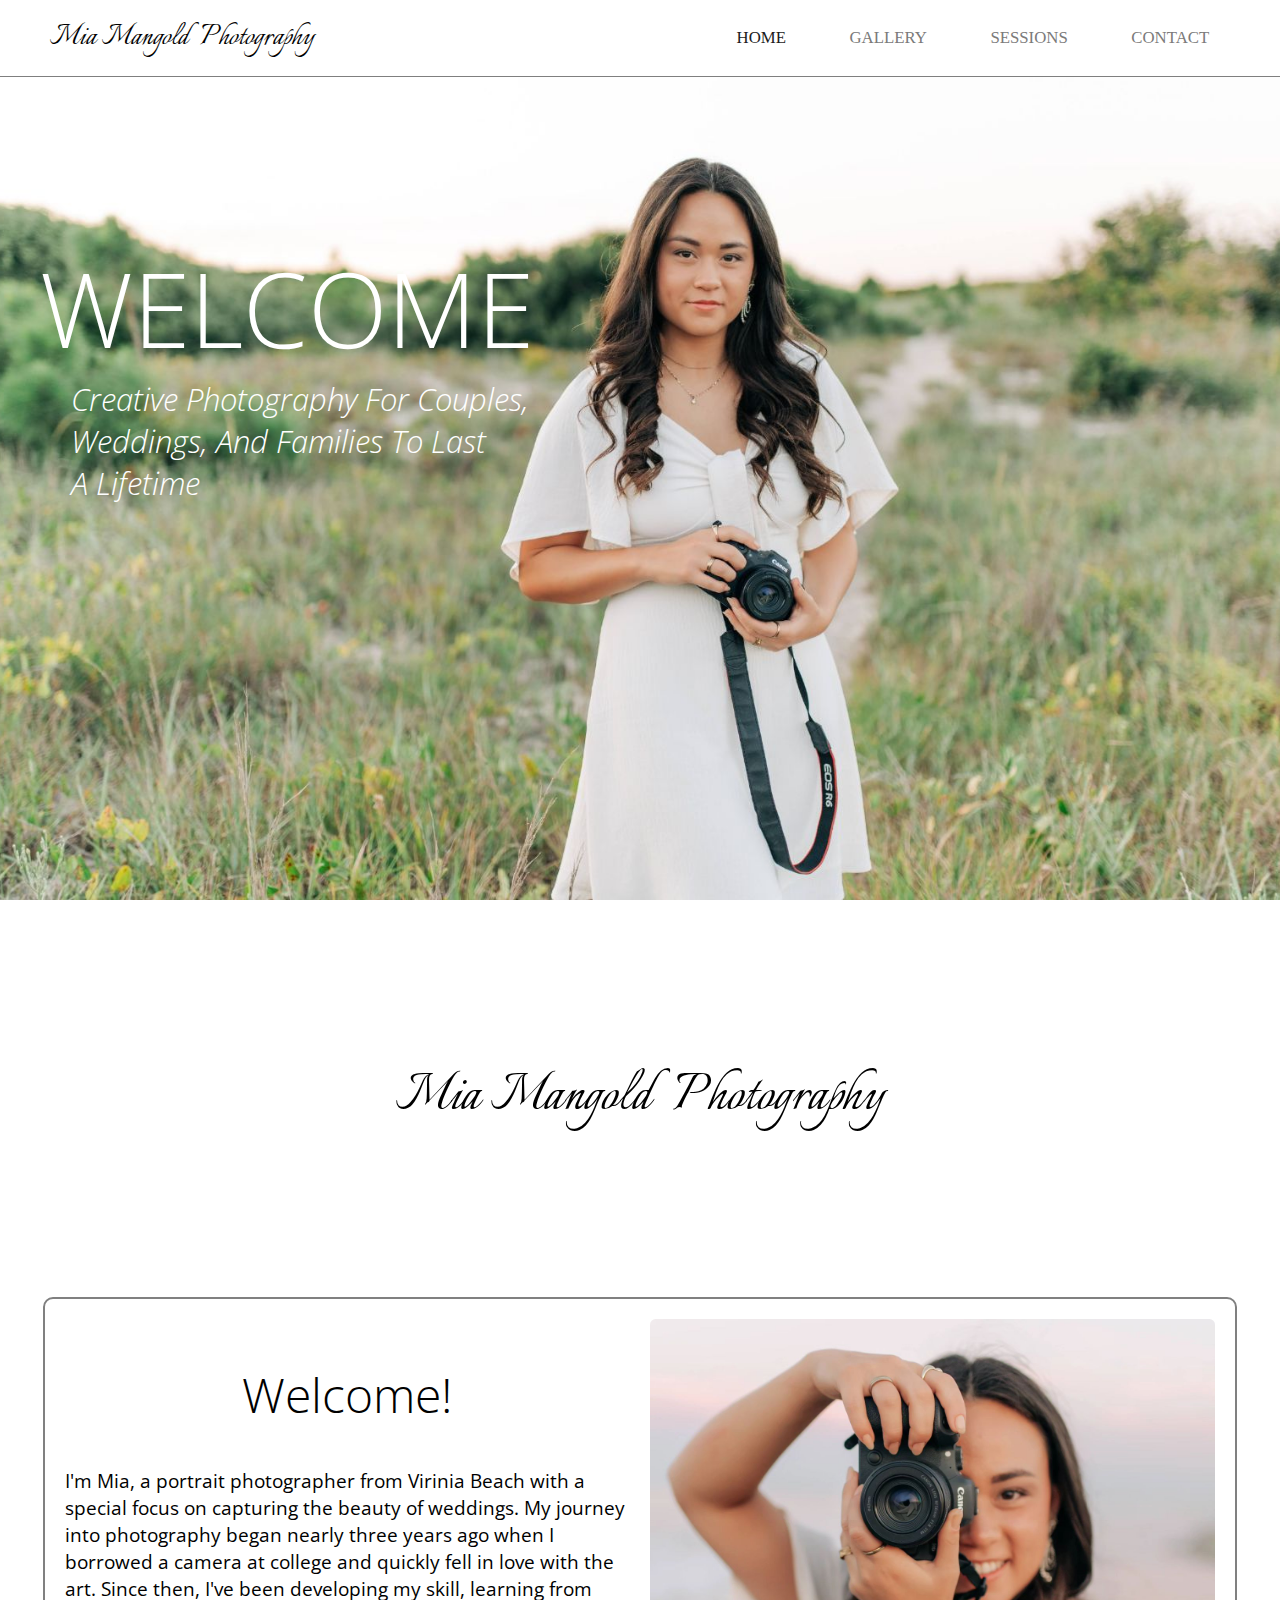
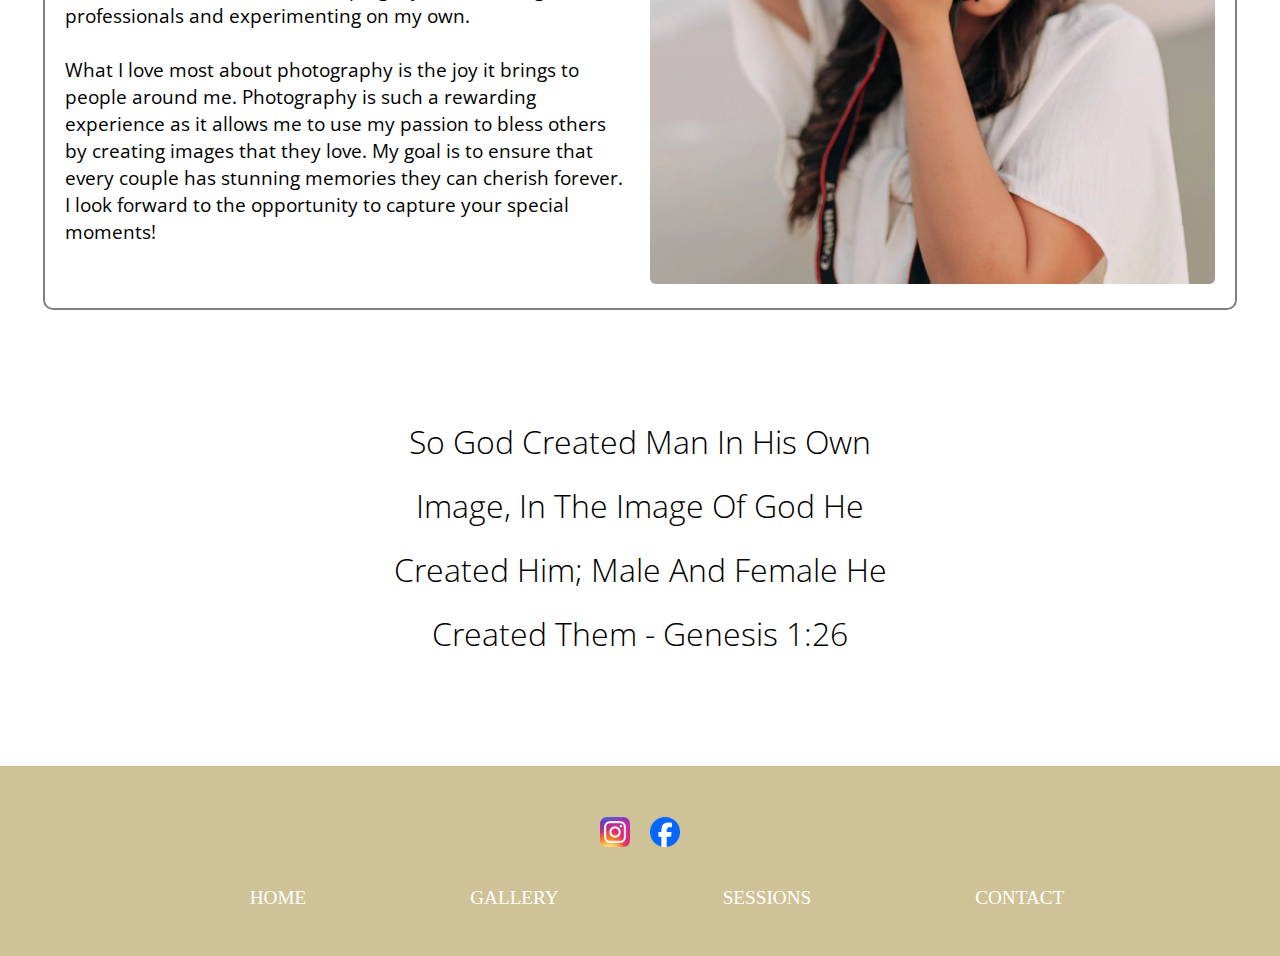
<file: index.html>
<!DOCTYPE html>

<html lang="en">
    <head>
        <meta charset="UTF-8">
        <meta name="viewport" content="width=device-width, initial-scale=1.0">
        <meta name="keywords" content="photography, portrait, gallery, sessions, Mia Fitz">

        <link href="styles/styles.css" rel="stylesheet">
        <link href="styles/index-styles.css" rel="stylesheet">

        <link rel="preconnect" href="https://fonts.googleapis.com">
        <link rel="preconnect" href="https://fonts.gstatic.com" crossorigin>
        <link href="https://fonts.googleapis.com/css2?family=Open+Sans:ital,wght@0,300..800;1,300..800&display=swap" rel="stylesheet">

        <link rel="preconnect" href="https://fonts.googleapis.com">
        <link rel="preconnect" href="https://fonts.gstatic.com" crossorigin>
        <link href="https://fonts.googleapis.com/css2?family=Italianno&display=swap" rel="stylesheet">


        <title>Mia Mangold Photography</title>
    </head>
    <body>
        <div class="header-container">
            <header>
                <div class="header-logo">
                    <a href="index.html" class="logo">Mia Mangold &nbsp;Photography</a>
                </div>
                <div class="nav-container">
                    <nav class="nav">
                        <ul>
                            <li><a href="index.html" class="active">HOME</a></li>
                            <li><a href="pages/gallery.html">GALLERY</a></li>
                            <li><a href="pages/sessions.html">SESSIONS</a></li>
                            <li><a href="pages/contact.html">CONTACT</a></li>
                        </ul>
                    </nav>
                </div>
            </header>
        </div>
        <div>
            <section id="home" class="featured-image">
                <h2 class="heading">
                    <div class="main">
                        WELCOME
                    </div>
                    <div class="heading-subscript">
                        <em>&emsp;Creative photography for couples, <br>&emsp;weddings, and families
                            to last <br>&emsp;a lifetime</em>
                    </div>
                </h2>
            </section>
        </div>
        <main class="main-content">
            <div class="logo">
                <h1>Mia Mangold &nbsp;Photography</h1>
            </div>
            <div class="profile">
                <div class="profile-text">
                    <h1 class="profile-heading">Welcome! </h1>
                    <p>
                        I'm Mia, a portrait photographer from Virinia Beach with a special
                        focus on capturing the beauty of weddings.
                        My journey into photography began nearly three years ago when I borrowed a
                        camera at college and quickly fell in love with the art.
                        Since then, I've been developing my skill, learning from professionals
                        and experimenting on my own.
                    </p>
                    <p>&emsp;</p>
                    <p>
                        What I love most about photography is the joy it brings to people around me.
                        Photography is such a rewarding experience as it allows me to
                        use my passion to bless others by creating images that they love.
                        My goal is to ensure that every couple has stunning memories they can
                        cherish forever. I look forward to the opportunity
                        to capture your special moments!
                    </p>
                </div>
                <div class="profile-image">
                    <img src="images/profile/mia1.jpg" alt="Profile Pic">
                </div>
            </div>
            <div class="bible-verse-container">
                <p class="bible-verse">
                    So God created man in his own image, in the image
                    of God he created him; male and female he created them
                    - Genesis 1:26
                </p>
            </div>
        </main>
        <footer>
            <div class="box">
                <div class="social-media">
                    <div class="instagram">
                        <a href="https://www.instagram.com/miamangold_photography/" target="_blank" title="Instagram">
                            <img src="images/logos/instagram-logo.png" alt="Instagram Logo" class="instagram-logo">
                        </a>
                    </div>
                    <div class="facebook">
                        <a href="https://www.facebook.com/mia.mangold.50?_rdr" target="_blank" title="Facebook">
                            <img src="images/logos/facebook-logo.png" alt="Facebook Logo" class="facebook-logo">
                        </a>
                    </div>
                </div>
                <div class="footer-nav-container">
                    <nav class="footer-nav">
                        <ul>
                            <li><a href="pages/index.html">HOME</a></li>
                            <li><a href="pages/gallery.html">GALLERY</a></li>
                            <li><a href="pages/sessions.html" class="active">SESSIONS</a></li>
                            <li><a href="pages/contact.html">CONTACT</a></li>
                        </ul>
                    </nav>
                </div>
            </div>
        </footer>
    </body>
</html>
</file>
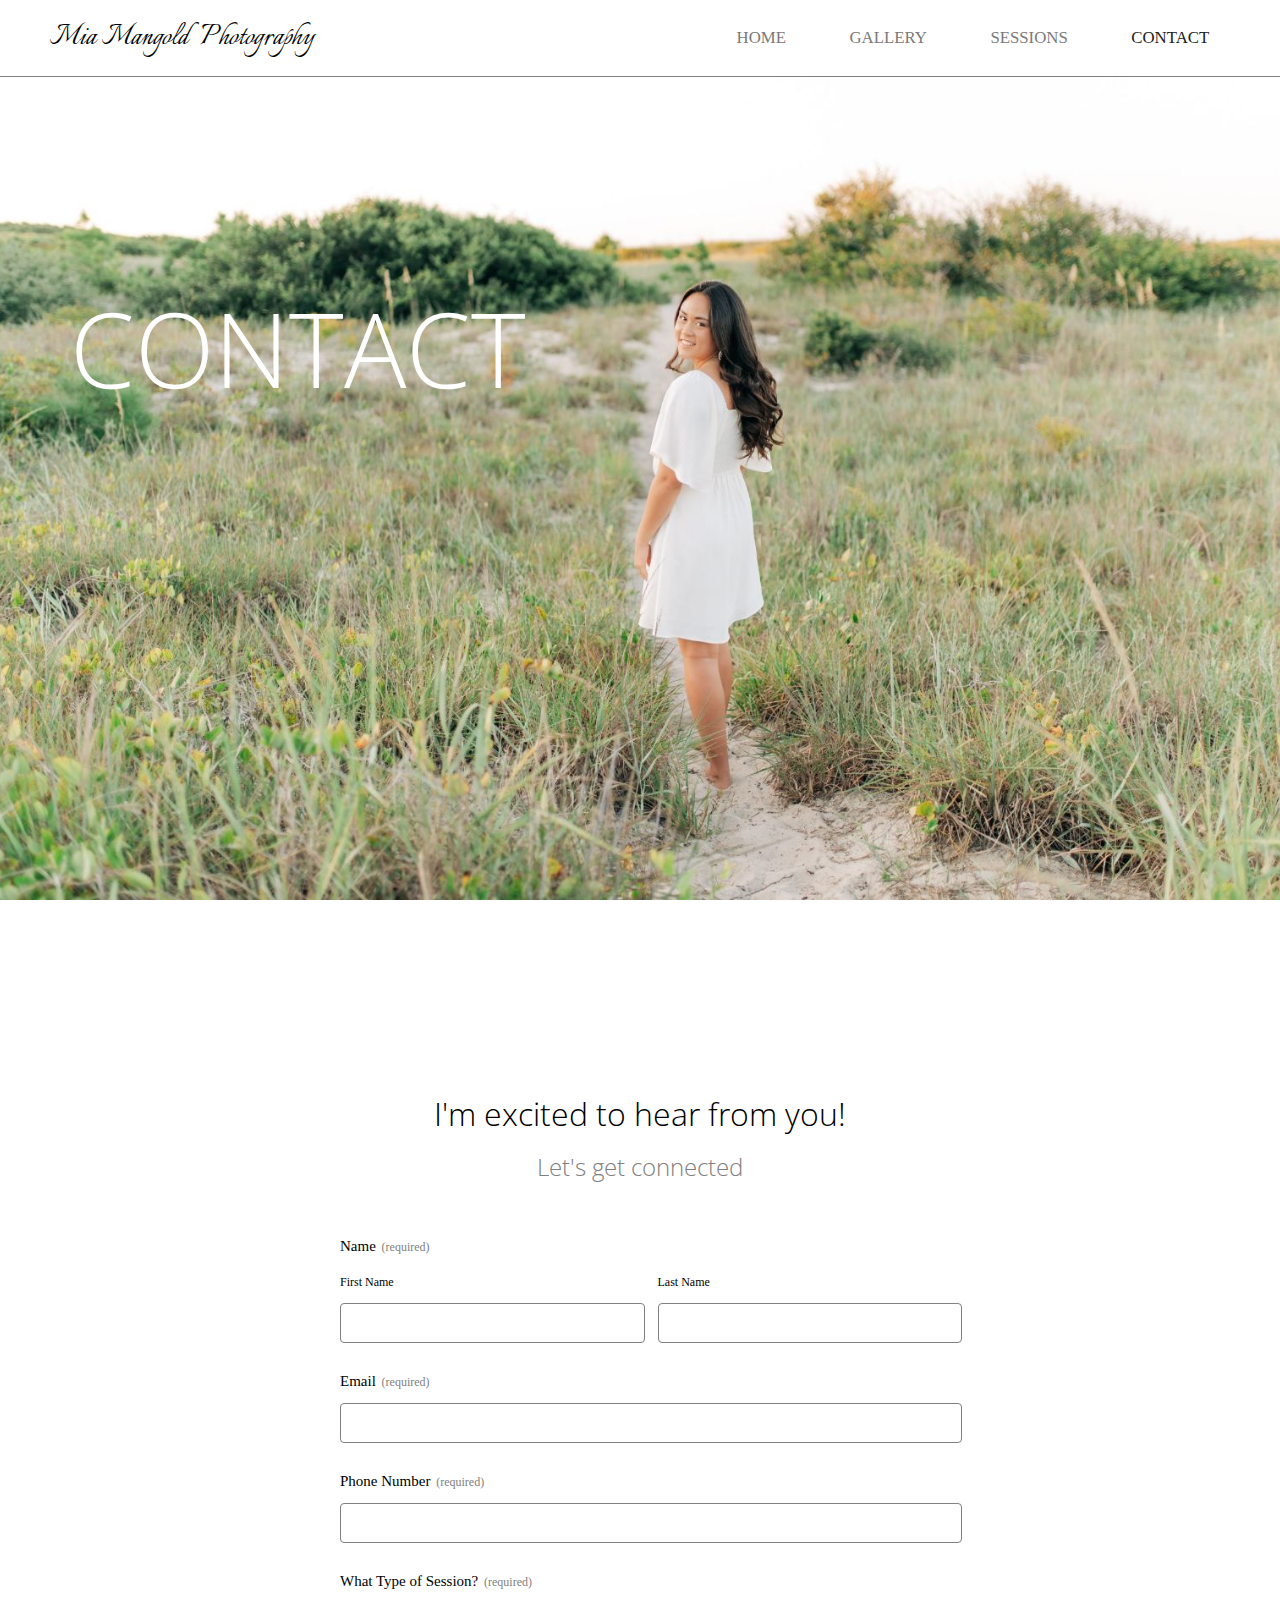
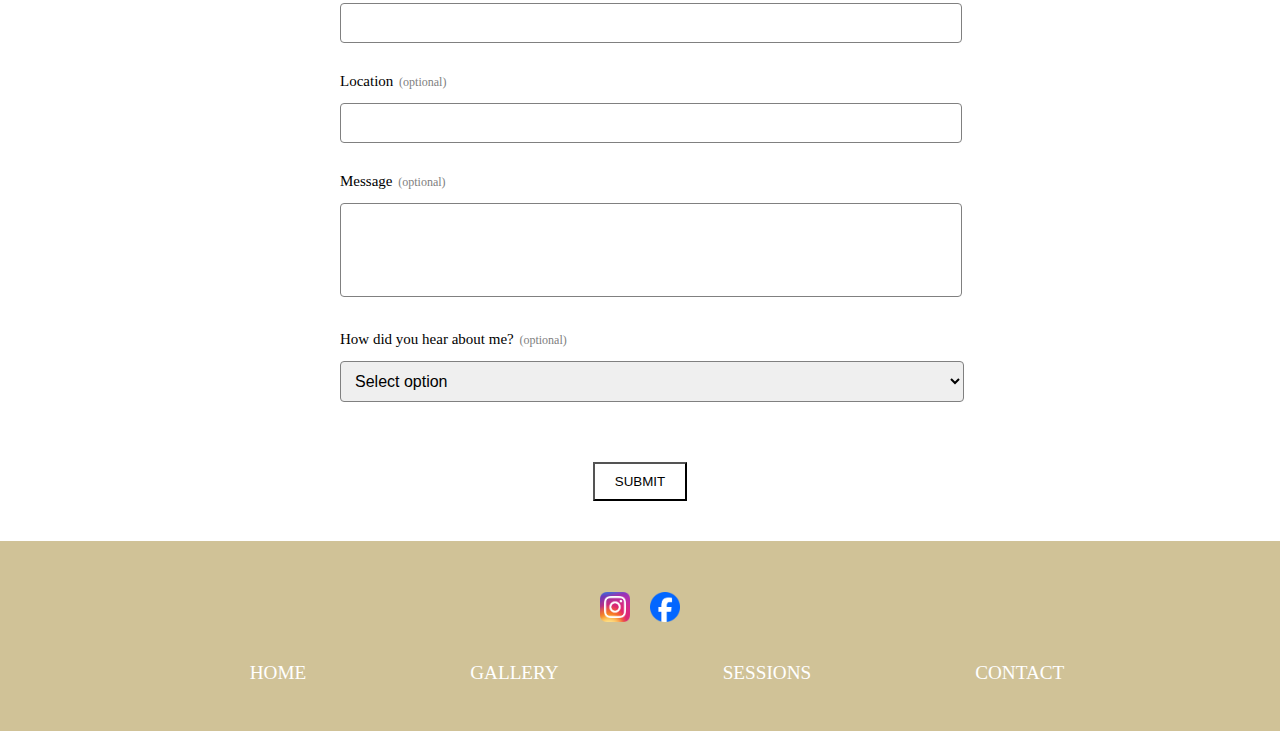
<file: pages/contact.html>
<!DOCTYPE html>

<html lang="en">
    <head>
        <meta charset="UTF-8">
        <meta name="viewport" content="width=device-width, initial-scale=1.0">
        <meta name="keywords" content="photography, portrait, gallery, sessions, Mia Fitz">

        <link href="../styles/styles.css" rel="stylesheet">
        <link href="../styles/contact-styles.css" rel="stylesheet">

        <link rel="preconnect" href="https://fonts.googleapis.com">
        <link rel="preconnect" href="https://fonts.gstatic.com" crossorigin>
        <link href="https://fonts.googleapis.com/css2?family=Open+Sans:ital,wght@0,300..800;1,300..800&display=swap" rel="stylesheet">

        <link rel="preconnect" href="https://fonts.googleapis.com">
        <link rel="preconnect" href="https://fonts.gstatic.com" crossorigin>
        <link href="https://fonts.googleapis.com/css2?family=Italianno&display=swap" rel="stylesheet">


        <title>Mia Mangold Photography - Contact</title>
    </head>
    <body>
        <div class="header-container">
            <header>
                <div class="header-logo">
                    <a href="../index.html" class="logo">Mia Mangold &nbsp;Photography</a>
                </div>
                <div class="nav-container">
                    <nav class="nav">
                        <ul>
                            <li><a href="../index.html">HOME</a></li>
                            <li><a href="../pages/gallery.html">GALLERY</a></li>
                            <li><a href="../pages/sessions.html">SESSIONS</a></li>
                            <li><a href="../pages/contact.html" class="active">CONTACT</a></li>
                        </ul>
                    </nav>
                </div>
            </header>
        </div>
        <section id="contact" class="featured-image">
            <h2 class="heading">CONTACT</h2>
        </section>

        <main>
            <div class="greeting-wrapper">
                <div class="greeting">
                    <p class="main">
                        I'm excited to hear from you!
                        <p class="connect">
                            Let's get connected
                        </p>
                    </p>
                </div>
            </div>
            <div class="form-wrapper">
                <form class="contact-info">
                    <div class="field-list">
                        <fieldset class="form-item name">
                            <legend id="name">
                                <div class="title">
                                    <span>Name</span>
                                    <span class="description-required">(required)</span>
                                </div>
                            </legend>
                            <div class="field-first-name">
                                <label class="fname">
                                    <div class="caption-text">First Name</div>
                                </label>
                                <input aria-required="true" autocomplete="given-name" name="fname" type="text">
                            </div>
                            <div class="field-last-name">
                                <label class="lname">
                                    <div class="caption-text">Last Name</div>
                                </label>
                                <input aria-required="true" autocomplete="given-name" name="lname" type="text">
                            </div>
                        </fieldset>
                        <div class="form-item email">
                            <div class="field-email">
                                <label class="email">
                                    <span class="caption-text">Email</span>
                                    <span class="description-required">(required)</span>
                                </label>
                                <input aria-required="true" autocomplete="false" name="email" type="email">
                            </div>
                        </div>
                        <div class="form-item phone">
                            <div class="field-phone">
                                <label class="phone">
                                    <span class="caption-text">Phone Number</span>
                                    <span class="description-required">(required)</span>
                                </label>
                                <input aria-required="true" autocomplete="false" name="phone" type="number">
                            </div>
                        </div>
                        <div class="form-item text">
                            <div class="session">
                                <label for="session">
                                    <span class="caption-text">What Type of Session?</span>
                                    <span class="description-required">(required)</span>
                                </label>
                                <input aria-required="false" autocomplete="false" name="session" type="text">
                            </div>
                        </div>
                        <div class="form-item text">
                            <div class="field-location">
                                <label class="location">
                                    <span class="caption-text">Location</span>
                                    <span class="description-optional">(optional)</span>
                                </label>
                                <input aria-required="false" autocomplete="false" name="message" type="text">
                            </div>
                        </div>
                        <div class="form-item text">
                            <div class="field-message">
                                <label class="message">
                                    <span class="caption-text">Message</span>
                                    <span class="description-optional">(optional)</span>
                                </label>
                                <textarea aria-required="false" name="message" rows="4" style="resize: none;"></textarea>
                            </div>
                        </div>
                        <div class="form-item-select">
                            <div class="field-select">
                                <label class="select">
                                    <span class="caption-text">How did you hear about me?</span>
                                    <span class="description-optional">(optional)</span>
                                </label>
                                <select name="found-by">
                                    <option value="Select option" disabled selected hidden> Select option</option>
                                    <option value="Family Member">Family member</option>
                                    <option value="Friend">Friend</option>
                                    <option value="Instagram">Instagram</option>
                                    <option value="Facebook">Facebook</option>
                                    <option value="Google search">Google search</option>
                                </select>
                            </div>
                        </div>
                        <div class="on-submit">
                            <p class="result"></p>
                        </div>
                        <div class="form-button-wrapper">
                            <button type="submit" class="form-submit">
                                <span class="form-submit-label">SUBMIT</span>
                            </button>
                    </div>
                </form>
            </div>
        </main>
        <footer>
            <div class="box">
                <div class="social-media">
                    <div class="instagram">
                        <a href="https://www.instagram.com/miamangold_photography/" target="_blank" title="Instagram">
                            <img src="../images/logos/instagram-logo.png" alt="Instagram Logo" class="instagram-logo">
                        </a>
                    </div>
                    <div class="facebook">
                        <a href="https://www.facebook.com/mia.mangold.50?_rdr" target="_blank" title="Facebook">
                            <img src="../images/logos/facebook-logo.png" alt="Facebook Logo" class="facebook-logo">
                        </a>
                    </div>
                </div>
                <div class="footer-nav-container">
                    <nav class="footer-nav">
                        <ul>
                            <li><a href="../index.html">HOME</a></li>
                            <li><a href="../pages/gallery.html">GALLERY</a></li>
                            <li><a href="../pages/sessions.html" class="active">SESSIONS</a></li>
                            <li><a href="../pages/contact.html">CONTACT</a></li>
                        </ul>
                    </nav>
                </div>
            </div>
        </footer>
        <script src="../scripts/contact.js"></script>
    </body>
</html>
</file>
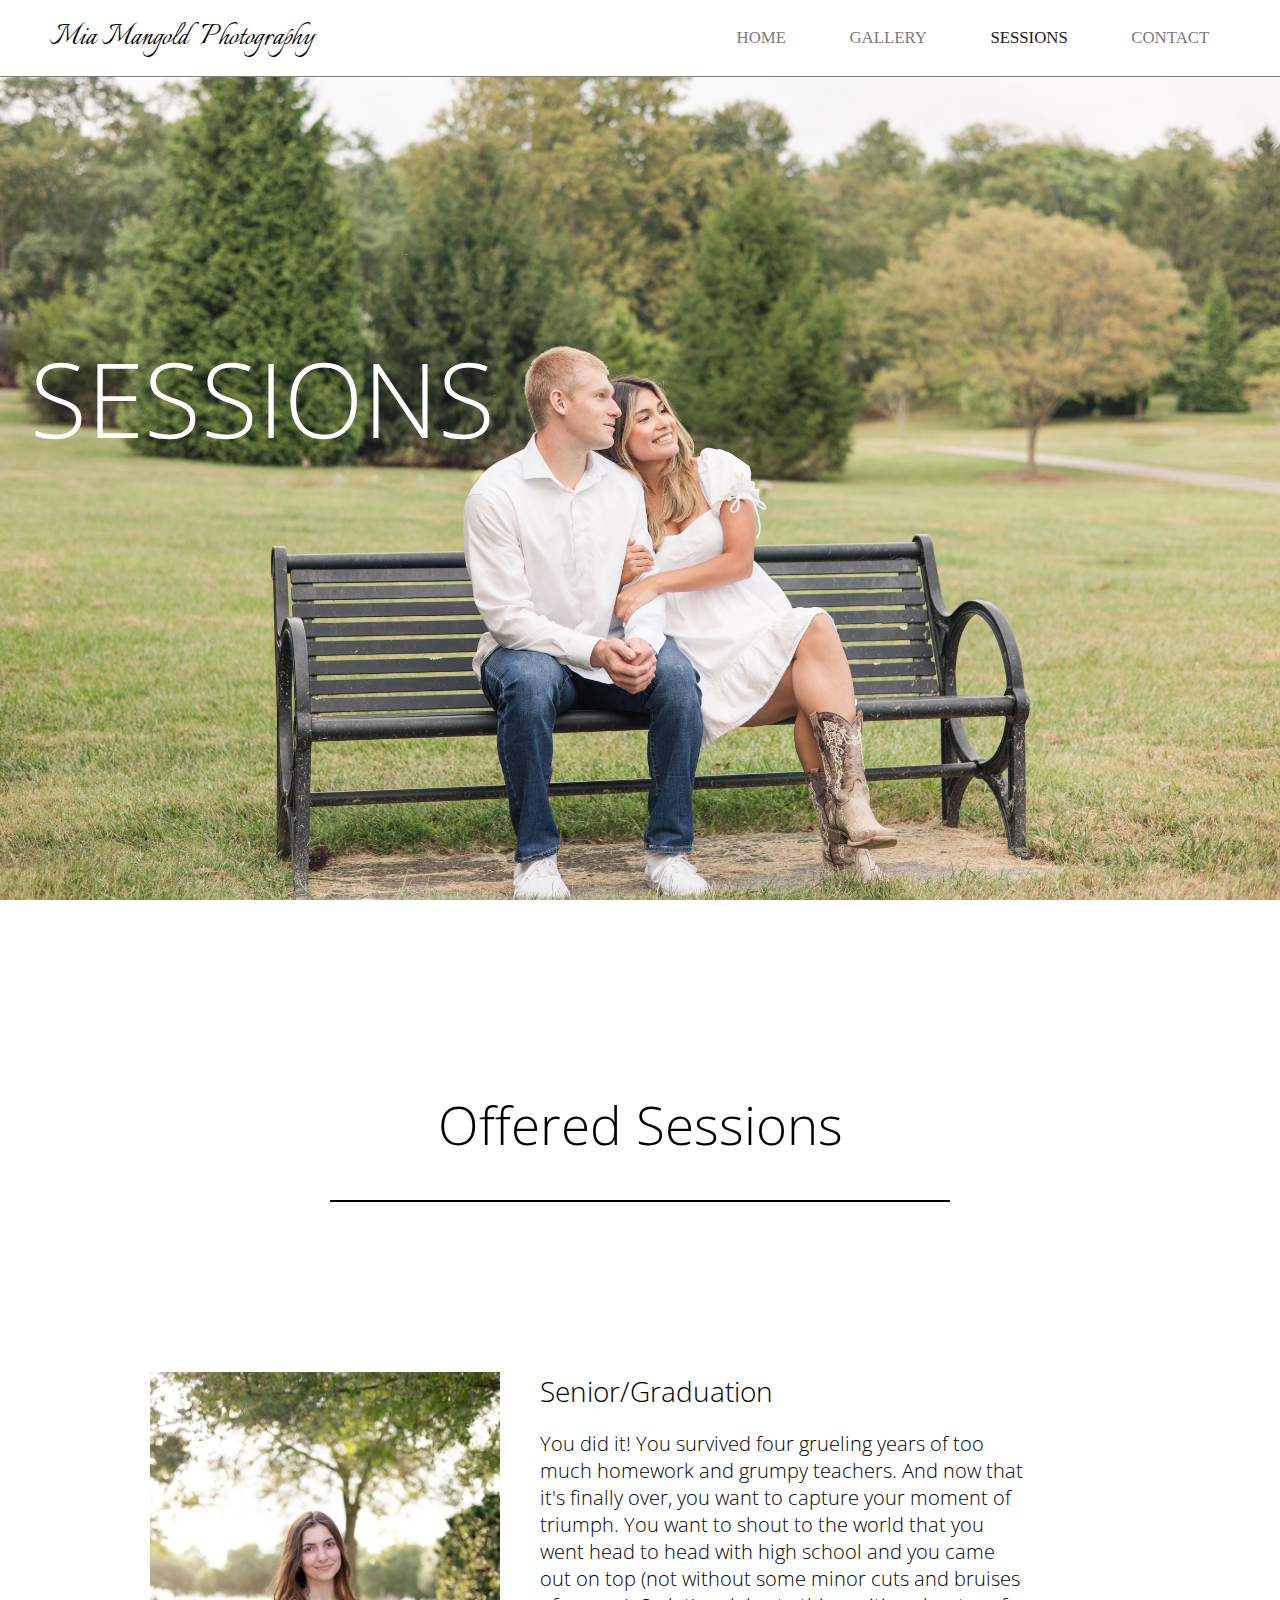
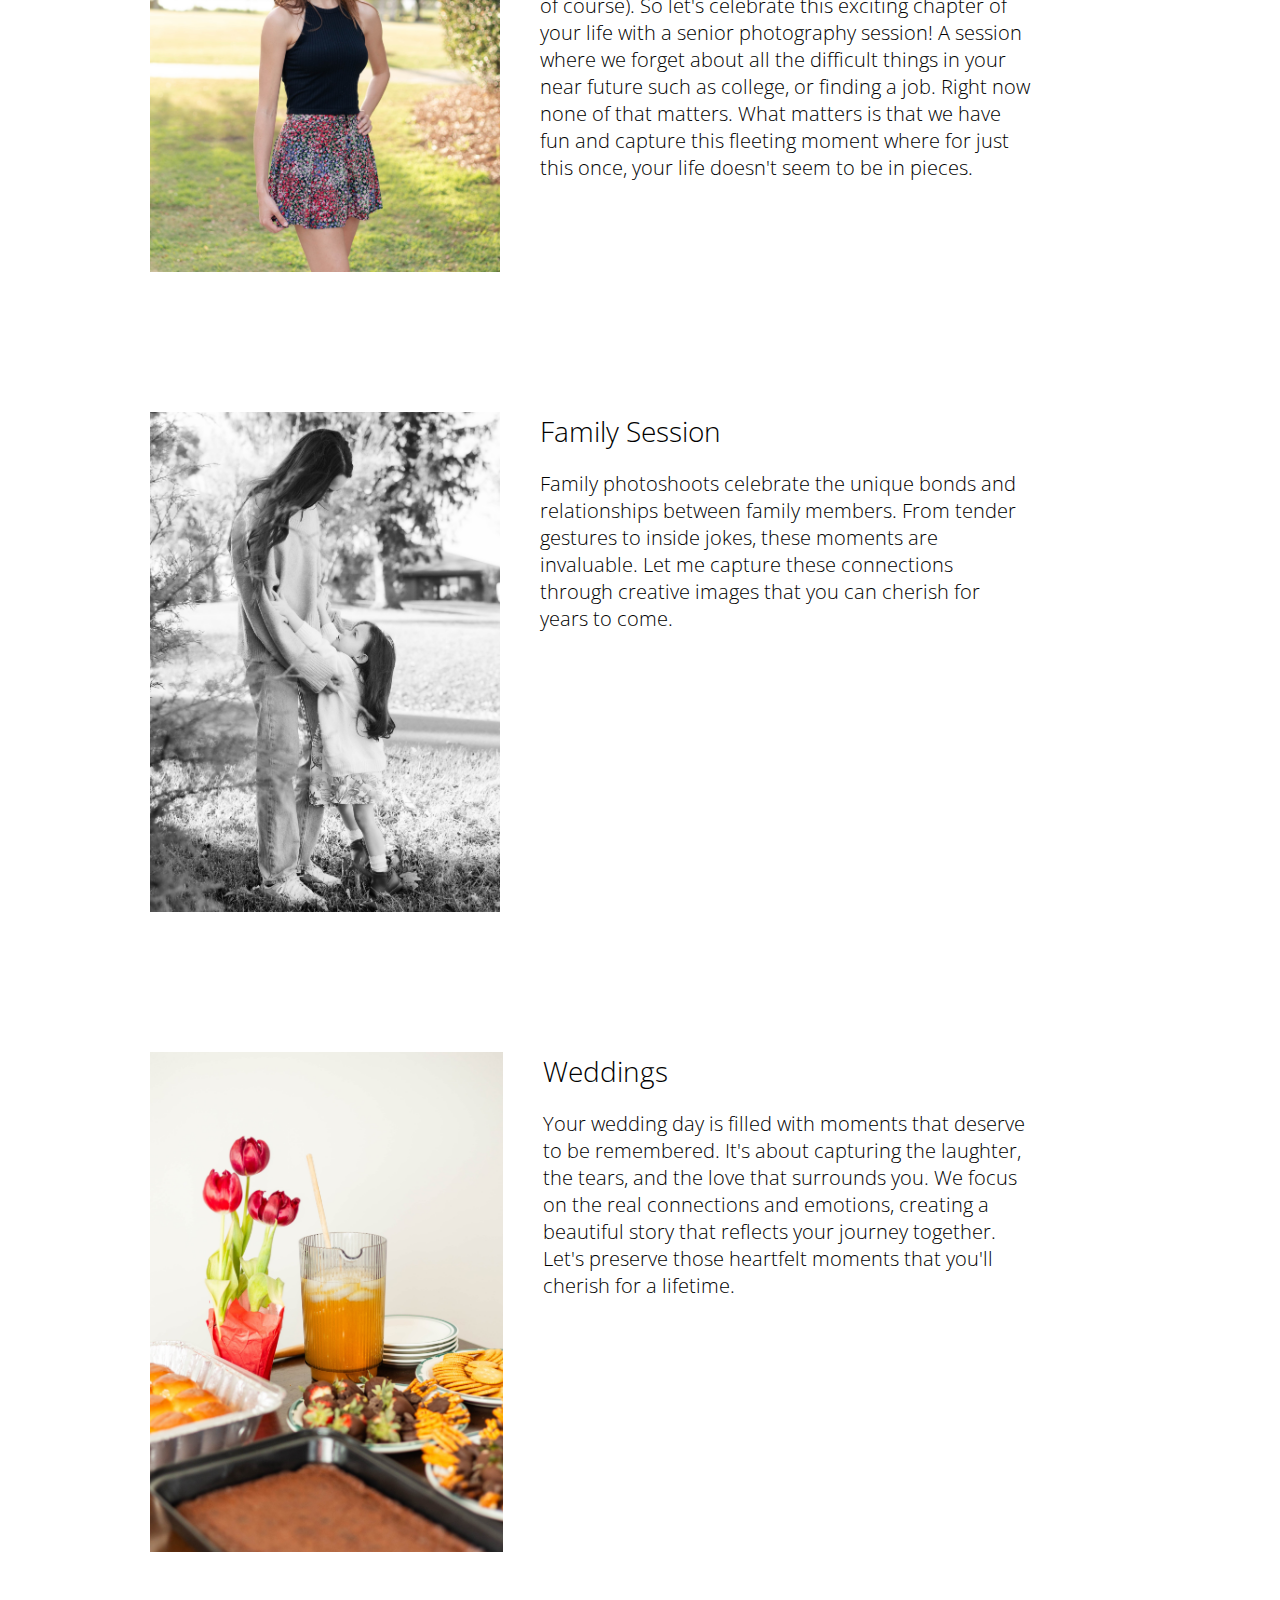
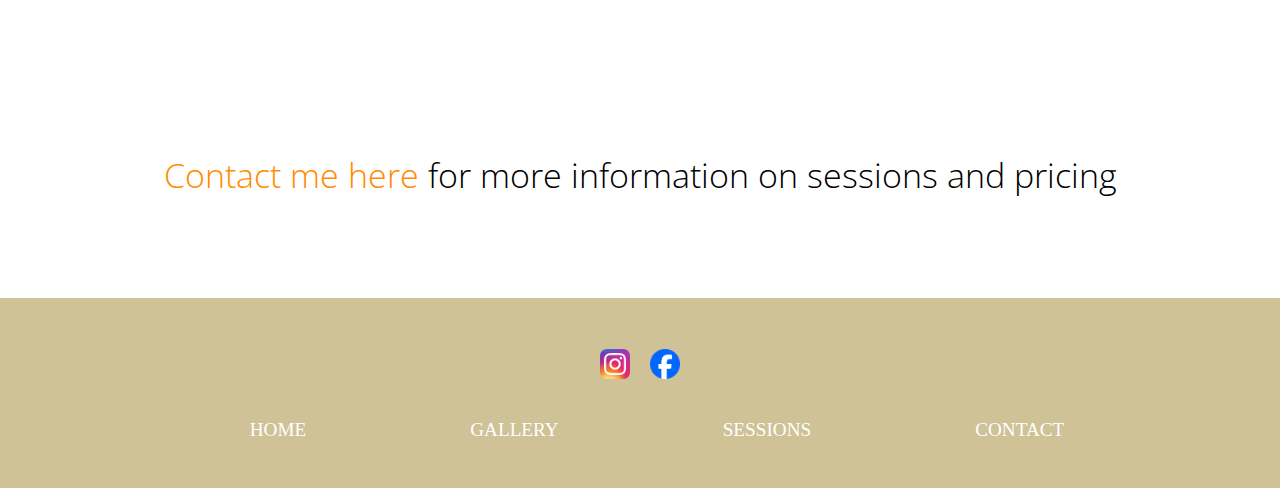
<file: pages/sessions.html>
<!DOCTYPE html>

<html lang="en">
    <head>
        <meta charset="UTF-8">
        <meta name="viewport" content="width=device-width, initial-scale=1.0">
        <meta name="keywords" content="photography, portrait, gallery, sessions, Mia Fitz">

        <link href="../styles/styles.css" rel="stylesheet">
        <link href="../styles/sessions-styles.css" rel="stylesheet">

        <link rel="preconnect" href="https://fonts.googleapis.com">
        <link rel="preconnect" href="https://fonts.gstatic.com" crossorigin>
        <link href="https://fonts.googleapis.com/css2?family=Open+Sans:ital,wght@0,300..800;1,300..800&display=swap" rel="stylesheet">

        <link rel="preconnect" href="https://fonts.googleapis.com">
        <link rel="preconnect" href="https://fonts.gstatic.com" crossorigin>
        <link href="https://fonts.googleapis.com/css2?family=Italianno&display=swap" rel="stylesheet">


        <title>Mia Fitz Photography - Sessions</title>
    </head>
    <body>
        <div class="header-container">
            <header>
                <div class="header-logo">
                    <a href="../index.html" class="logo">Mia Mangold &nbsp;Photography</a>
                </div>
                <div class="nav-container">
                    <nav class="nav">
                        <ul>
                            <li><a href="../index.html">HOME</a></li>
                            <li><a href="../pages/gallery.html">GALLERY</a></li>
                            <li><a href="../pages/sessions.html" class="active">SESSIONS</a></li>
                            <li><a href="../pages/contact.html">CONTACT</a></li>
                        </ul>
                    </nav>
                </div>
            </header>
        </div>
            <section id="sessions" class="featured-image">
                <h2 class="heading">SESSIONS</h2>
            </section>
        <main>
            <p>&emsp;</p>
            <p>&emsp;</p>
            <p>&emsp;</p>
            <p>&emsp;</p>
            <div class="session-intro">
                <div class="session-intro-wrapper">
                    <h2>Offered Sessions</h2>
                    <hr class="styled-line">
                </div>
            </div>
            <div class="sessions">
                <div class="session-wrapper">
                    <section class="senior-session">
                        <img src="../images/session-images/senior2.jpg" alt="Senior Session Picture">
                        <div class="session-info">
                            <a class="session-title" href="../pages/contact.html?session=Senior/Graduation">Senior/Graduation</a>
                            <h1 class="session-body">
                                You did it! You survived four grueling years of too much homework
                                and grumpy teachers. And now that it's finally over, you want to capture
                                your moment of triumph. You want to shout to the world that you went head to
                                head with high school and you came out on top (not without some minor cuts and bruises
                                of course). So let's celebrate this exciting chapter of your life with a senior
                                photography session! A session where we forget about all the difficult things in
                                your near future such as college, or finding a job. Right now none of that matters.
                                What matters is that we have fun and capture this fleeting moment where for just
                                this once, your life doesn't seem to be in pieces.
                            </h1>
                        </div>
                    </section>
                    <section class="family-session">
                        <img src="../images/session-images/family1.jpg" alt="Family Session Picture">
                        <div class="session-info">
                            <a class="session-title" href="../pages/contact.html?session=Family Session">Family Session</a>
                            <h1 class="session-body">
                                Family photoshoots celebrate the unique bonds and relationships
                                between family members. From tender gestures to inside jokes,
                                these moments are invaluable. Let me capture these connections
                                through creative images that you can cherish for years to come.
                            </h1>
                            <p>&emsp;</p>
                            <p>&emsp;</p>
                            <p>&emsp;</p>
                        </div>
                    </section>
                    <section class="wedding-session">
                        <img src="../images/session-images/wedding.jpg" alt="Wedding Session Picture">
                        <div class="session-info">
                            <a class="session-title" href="../pages/contact.html?session=Wedding">Weddings</a>
                            <h1 class="session-body">
                                Your wedding day is filled with moments that deserve to be remembered. It's
                                about capturing the laughter, the tears, and the love that surrounds you. We
                                focus on the real connections and emotions, creating a beautiful story that reflects
                                your journey together. Let's preserve those heartfelt moments that you'll cherish for a
                                lifetime.
                            </h1>
                        </div>
                    </section>
                </div>
            </div>
            <div class="after-sessions">
                <h2>
                    <p><a href="../pages/contact.html">Contact me here</a> for more information on sessions and pricing</p>
                </h2>
            </div>
        </main>
        <footer>
            <div class="box">
                <div class="social-media">
                    <div class="instagram">
                        <a href="https://www.instagram.com/miamangold_photography/" target="_blank" title="Instagram">
                            <img src="../images/logos/instagram-logo.png" alt="Instagram Logo" class="instagram-logo">
                        </a>
                    </div>
                    <div class="facebook">
                        <a href="https://www.facebook.com/mia.mangold.50?_rdr" target="_blank" title="Facebook">
                            <img src="../images/logos/facebook-logo.png" alt="Facebook Logo" class="facebook-logo">
                        </a>
                    </div>
                </div>
                <div class="footer-nav-container">
                    <nav class="footer-nav">
                        <ul>
                            <li><a href="../index.html">HOME</a></li>
                            <li><a href="../pages/gallery.html">GALLERY</a></li>
                            <li><a href="../pages/sessions.html" class="active">SESSIONS</a></li>
                            <li><a href="../pages/contact.html">CONTACT</a></li>
                        </ul>
                    </nav>
                </div>
            </div>
        </footer>
    </body>
</html>
</file>
<file: styles/styles.css>
* {
    margin: 0;
    padding: 0;
}

html, body {
    margin: 0;
    padding: 0;
    /*overflow: hidden;*/
}

.nav-container {
    display: flex;
    justify-content: flex-end;
    margin-right: 1vw;
}

.nav {
    color: black;
    padding: 2em;
}

.nav ul {
    list-style-type: none;
    display: inline;
}

.nav li {
    display: inline;
    font-size: 80%;
    margin: 30px;
}

.nav a {
    color: rgb(123, 122, 122);
    text-decoration: none;
    font-size: 1.5em;
    transition: color 0.3s ease;
}

.nav a.active {
    color: rgb(28, 28, 28);
}

.nav a:hover {
    color: rgb(186, 184, 184);
}

.nav-footer-container {
    display: flex;
    justify-content: flex-end;
    margin-right: 1vw;
}

.footer-nav {
    color: black;
    padding: 1em;
    padding-left: 50px;
}

.footer-nav ul {
    list-style-type: none;
    display: inline;
}

.footer-nav li {
    display: inline;
    font-size: 80%;
    margin: 80px;
}

.footer-nav a {
    color: white;
    text-decoration: none;
    font-size: 1.5em;
    transition: color 0.3s ease;
}

a.logo {
    padding-left: 50px;
}

.featured-image {
    position: relative;
    background-size: cover;
    background-repeat: no-repeat;
    height: 100vh;
    width: 100%;
    overflow: hidden;
}

.featured-image h2 {
    color: #ffffff;
    font-size: 6.5em;
    font-family: 'Open Sans', sans-serif;
    font-style: normal;
    text-transform: capitalize;
    font-weight: 100;
    margin: 0px;
    text-align: left;
}

.heading .main {
    font-size: 1em;
}

/*#sessions .heading {
    background-color: rgba(214, 154, 81, 0.591);
}*/

.heading .heading-subscript {
    font-size: .3em;
}

.logo {
    font-family: 'Italianno', cursive;
    font-weight: 400;
    font-style: normal;
    text-decoration: none;
}

.logo h1 {
    font-weight: 100;
    font-size: 4em;
    display: flex;
    justify-content: center;
    align-items: center;
    padding: 80px;
}

.header-logo a {
    color: black;
    font-size: 250%;
}

header {
    font-size: 14px;
    display: flex;
    justify-content: space-between;
    align-items: center;
    border-bottom: 1px solid rgba(0, 0, 0, 0.5);
    box-shadow: 0px 2px 5px rgba(0, 0, 0, 0.2);
}

footer {
    background-color: #a98f3f8a;
    display: flex;
    flex-direction: column; /* Stack items vertically */
    align-items: center;
    justify-content: center;
    height: 150px; /* Adjust as necessary */
    width: 100%;
    padding: 20px 0; /* Added padding for spacing */
    color:white; /* Text color for visibility */
}

.box {
    display:block;
    flex-direction: row; /* Align social icons in a row */
    gap: 20px; /* Space between icons */
    align-items: center;
}

.social-media {
    display: flex;
    justify-content: center;
    align-items: center;
    margin: 20px;
    gap: 20px;
}


.instagram-logo {
    width: 30px; /* Set desired width */
    height: auto; /* Maintain aspect ratio */
}

.instagram:hover {
    transform: translateY(-1px);
}

.facebook-logo {
    width: 30px; /* Set desired width */
    height: auto; /* Maintain aspect ratio */
}

.facebook:hover {
    transform: translateY(-1px);
}

@media (max-width: 768px) {
    .nav li {
        margin: 15px; /* Adjust margins for smaller screens */
        font-size: 100%; /* Consider adjusting font size */
    }

    .featured-image h2 {
        font-size: 4em; /* Reduce heading size */
        padding: 80px 20px; /* Adjust padding */
    }

    .profile {
        padding: 40px; /* Adjust padding */
    }
}
</file>
<file: styles/index-styles.css>
#home.featured-image {
    background-image: url(../images/Background/home.jpg);
    background-position: center top;
    /*min-height: 750px;*/
    position: relative;
    background-attachment: fixed;
}

#home.featured-image h2 {
    margin: 0px;
    padding: 200px 50px;
}


.profile {
    display: flex;
    border: 2px solid;
    border-radius: 10px;
    border-color: gray;
    padding: 20px;
    margin: 80px auto 0;
    max-width: 1150px;
    height: auto;
    text-align: left;
}

.profile-image {
    flex: 1; /* Grow to fill space */
    margin-left: 20px;
}

.profile-image img {
    width: 100%;
    height: auto;
    border-radius: 1%;
}

.profile-text {
    font-family: 'Open Sans', sans-serif;
    font-style: normal;
    font-size: 1.2em;
    flex: 1;
    display: flex;
    flex-direction: column;
    justify-content: center;
}

.profile-heading {
    padding-bottom: 40px;
    font-size: 2.5em;
    font-weight: 100;
    text-align: center;
}

main {
    position: relative;
    align-items: center;
}

.bible-verse-container {
    display: flex;
    justify-content: center;
    align-items: center;
    margin: 0 auto;
}
.bible-verse {
    color: rgb(0, 0, 0);
    font-size: 2em;
    font-family: 'Open Sans', sans-serif;
    text-transform: capitalize;
    font-weight: 100;
    margin: 100px;
    max-width: 560px;
    text-align: center;
    line-height: 2;
}

@media (min-height: 800px) {
    #home.featured-image h2 {
        margin: 0px;
        padding: 160px 40px;
    }
}
</file>
<file: styles/contact-styles.css>
#contact.featured-image {
    background-image: url(../images/Background/contact.jpg);
    background-position: center;
    background-attachment: fixed;
}

#contact.featured-image h2 {
    margin: 0px;
    padding: 150px 70px;
}

div.greeting-wrapper {
    display: flex;
    flex-direction: column;
    align-items: center;
    justify-content: center;
    padding-top: 100px;
}

div.greeting p {
    font-style: normal;
    font-weight: 100;
    font-family: 'Open Sans', sans-serif;
    text-align: center;
    margin: 15px;
}
p.main {
    color: black;
    font-size: 2em;
}
p.connect {
    font-size: 1.5em;
    color: gray;
}

div.form-wrapper {
    display: flex;
    flex-direction: column;
    align-items: center;
    justify-content: center;
}

.contact-info {
    width: 100%;
    max-width: 600px;
    margin: 20px;
    padding: 20px;
}

.contact-info label {
    font-size: 15px;
    padding-bottom: 8px;
}

.field-first-name label, .field-last-name label {
    font-size: 12px;
}

.form-item.name {
    display: flex;
    justify-content: space-between;
}

form {
    width: 100%;
}

.field-first-name, .field-last-name {
    flex: 1;
    margin-right: 0px;
}

.field-first-name {
    margin-right: 35px;
}

.form-item {
    margin-bottom: 20px;
}

fieldset {
    border: none;
}

fieldset legend {
    font-size: 15px;
    margin-bottom: 20px;
}

.field-message input {
    height: 80px;
}

.contact-info label {
    display: block;
    margin-bottom: 5px;
    position: relative;

}

input[type=number]::-webkit-inner-spin-button,
input[type=number]::-webkit-outer-spin-button {
    -webkit-appearance: none;
    margin: 0;
}

input, textarea, select {
    width: 100%;
    padding: 10px;
    font-size: 16px;
    border: 1px solid rgb(128, 128, 128);
    border-radius: 4px;
    box-shadow: none;
    resize: none;
    margin-bottom: 10px;
}

input[type=number] {
    width: 100%;
    padding: 10px;
    font-size: 16px;
}

.field-select select {
    width: 104%;
    padding: 10px;
    font-size: 16px;
}

.field-select option {
    color: gray;
}

.field-select label {
    margin-top: 15px;
}

.description-required {
    color: gray;
    margin: 2px;
    font-size: 12px;
}

.description-optional {
    color: gray;
    margin: 2px;
    font-size: 12px;
}

.form-submit {
    background-color: white;
    color: black;
    border-color: black;
    padding: 10px 20px;
    margin-top: -20px;
    transition: background-color 0.3s, color 0.3s;
}

.form-submit:hover {
    background-color: black;
    color: white;
}

.form-button-wrapper {
    display: flex;
    justify-content: center;
}

div.on-submit {
    display: flex;
    flex-direction: column;
    align-items: center;
    justify-content: center;
    padding: 20px;
    padding-bottom: 50px;
}

.form-item {
    margin-bottom: 20px;
}

p.result {
    color: darkgray;
    font-size: 1.5em;
    font-family: 'Open Sans', sans-serif;
    margin: 0px;
    padding: 0px;
    text-align: center;
    opacity: 1;
    transition: opacity 1s ease;
}

p.result.fade-out {
    opacity: 0;
}

@media (min-height: 800px) {
    #contact.featured-image h2 {
        margin: 0px;
        padding: 200px 70px;
    }
}
</file>
<file: styles/sessions-styles.css>
#sessions.featured-image {
    background-image: url(../images/Background/sessions.jpg);
    background-position: center;
    background-attachment: fixed;
}

#sessions.featured-image h2 {
    margin: 0px;
    padding: 160px 70px;
}

.session-wrapper {
    padding-left: 100px;
    padding-right: 200px;
}

.sessions {
    font-size: 20px;
    font-family: 'Open Sans', sans-serif;
    padding: 10px;
}

.sessions section {
    display: flex;
    flex-direction: row;
    margin: 100px auto;
    padding: 20px;
}

.sessions img {
    width: 900px;
    height: 500px;
    object-fit: cover;
    margin: 0 20px;
}

a.session-title {
    padding-left: 20px;
    font-weight: 100;
    font-size: 1.4em;
    color: black;
    text-decoration: none;
}

h1.session-body {
    font-size: 1em;
    font-weight: 100;
}

.session-intro {
    font-size: 2.2em;
    font-weight: 100;
    text-align: center;
    padding: 20px;
}
.session-intro h2 {
    text-align: center;
    padding: 20px;
    text-align: center;
}

h2 {
    font-weight: 100;
    font-family: 'Open Sans', sans-serif;
    padding: 20px;
}

h1 {
    padding-top: 0px;
    padding: 20px;
}

.session-intro h2.heading-subscript {
    font-size: 1em;
}

.styled-line {
    border: none;
    height: 2px;
    background-color: black;
    margin: 20px auto;
    width: 50%;
    align-items: center;
}

.after-sessions a {
    text-decoration: none;
    color: #FF8C00;
}

.after-sessions {
    font-size: 1.4em;
    padding: 50px 100px 80px 100px;
    text-align: center;
}

.after-sessions a:hover {
    color: black;
}

@media (min-height: 800px) {
    #sessions.featured-image h2 {
        margin: 0px;
        padding: 250px 30px;
    }
}
</file>
